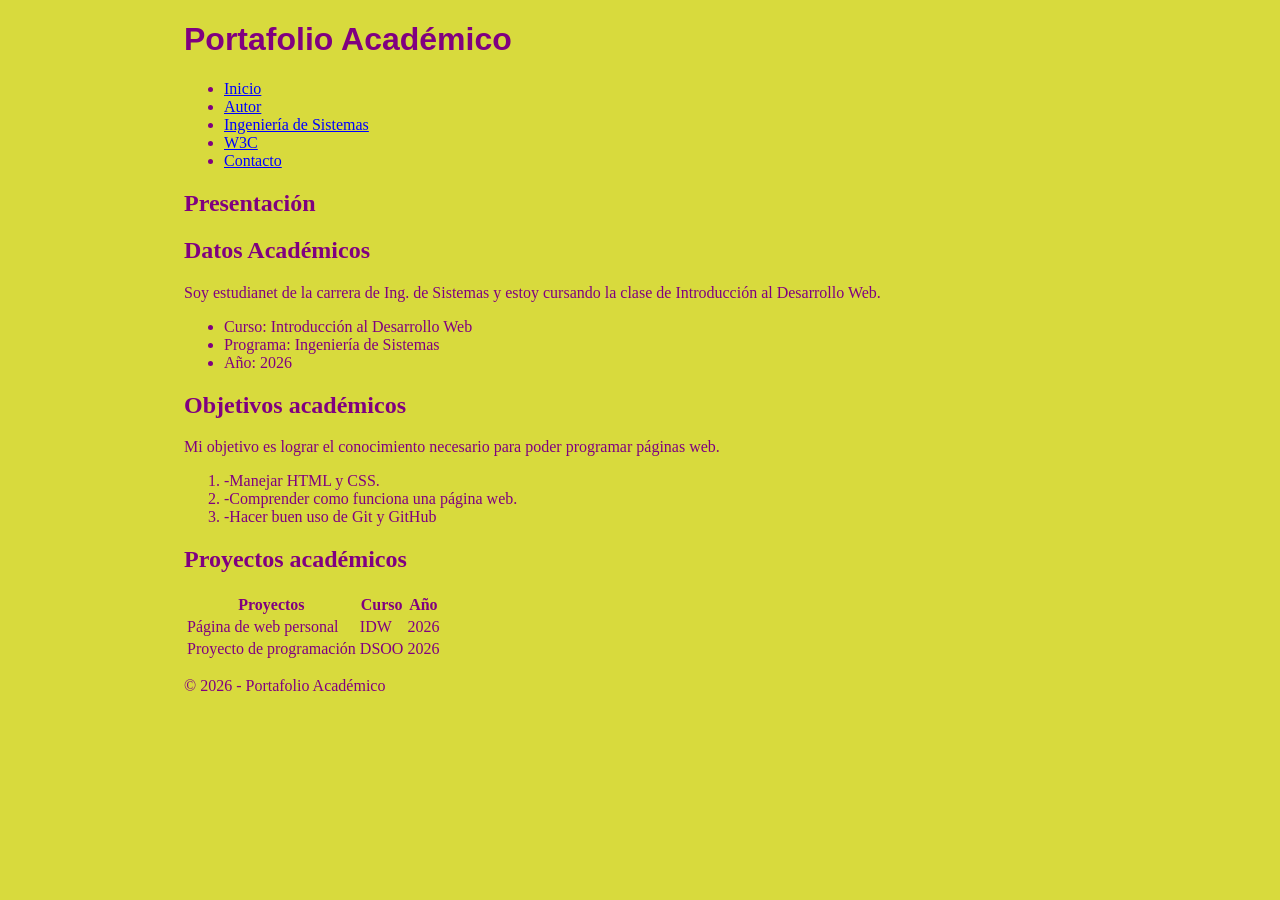
<file: Lab01/index.html>
<!DOCTYPE html> 
<html lang="es"> 
<head>
    <meta charset = "UTF-8">
    <meta name = "viewport" content=" width=device-width, initial-scale=1.0">
    <title> Portal de Portafolio Académico </title>
    <link rel="stylesheet" href="css/style.css">
</head>

<body>
    <header>
        <h1> Portafolio Académico </h1>
        <nav>
            <ul>
                <li><a href="index.html">Inicio</a></li>
                <li><a href="author.html">Autor</a></li>
                <li><a href="system.html">Ingeniería de Sistemas</a></li>
                <li><a href="w3c.html">W3C</a></li>
                <li><a href="contact.html">Contacto</a></li>
            </ul>
        </nav>
    </header>

    <main>
        <section>
            <h2> Presentación </h2>

            <article>
                <h2> Datos Académicos </h2>
                <p>
                    Soy estudianet de la carrera de Ing. de Sistemas y estoy 
                    cursando la clase de Introducción al Desarrollo Web.
                </p>

                <ul>
                    <li> Curso: Introducción al Desarrollo Web </li>
                    <li> Programa: Ingeniería de Sistemas </li>
                    <li> Año: 2026 </li>
                </ul>
            </article>

            <article>
                <h2> Objetivos académicos </h2>
                <p>
                    Mi objetivo es lograr el conocimiento necesario para 
                    poder programar páginas web.
                </p>

                <ol>
                    <li> -Manejar HTML y CSS. </li>
                    <li> -Comprender como funciona una página web. </li>
                    <li> -Hacer buen uso de Git y GitHub </li>
                </ol>

            </article>
        </section>

        <section>
            <h2> Proyectos académicos </h2>

            <table>
                <thead>
                    <tr>
                        <th> Proyectos </th>
                        <th> Curso </th>
                        <th> Año </th>
                    </tr>
                </thead>

                <tbody>
                    <tr>
                        <td> Página de web personal </td>
                        <td> IDW </td>
                        <td> 2026</td>
                    </tr>

                    <tr>
                        <td> Proyecto de programación </td>
                        <td> DSOO </td>
                        <td> 2026</td>
                    </tr>
                </tbody>
            </table>
        </section>
    </main>

    <footer>
        <p>&copy; 2026 - Portafolio Académico</p>
    </footer>
</body>
</file>
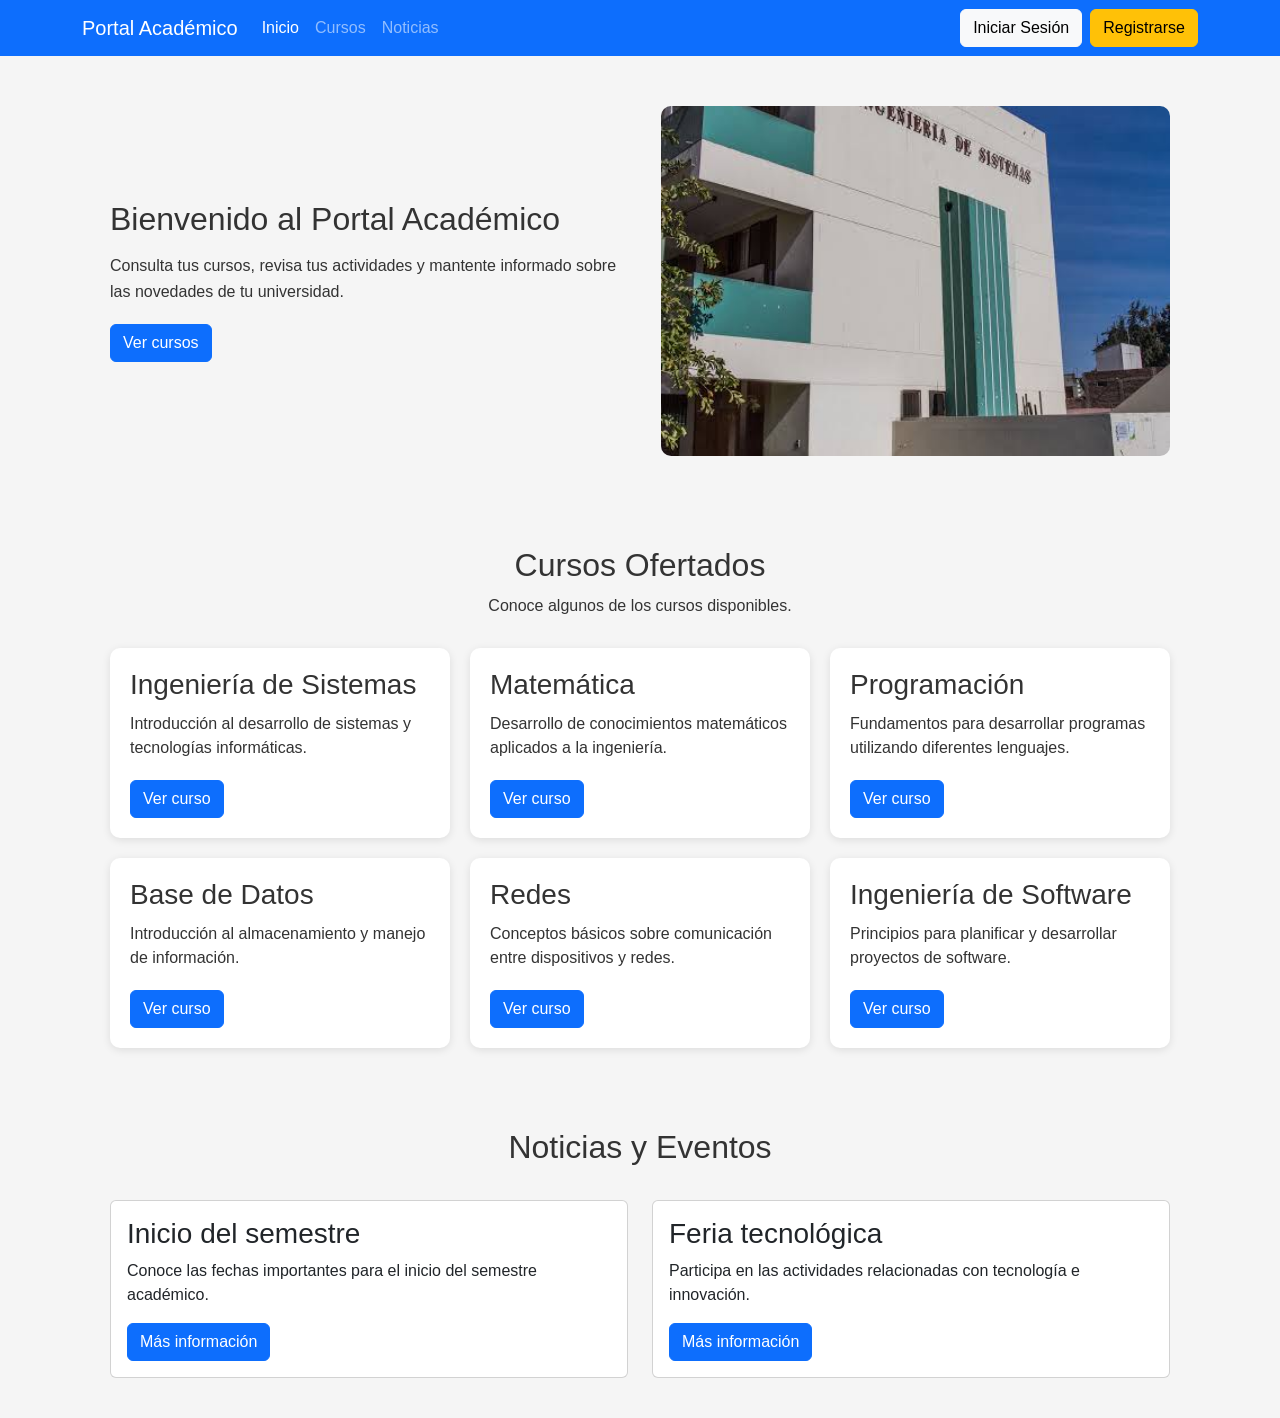
<file: Lab03/index.html>
<!DOCTYPE html>
<html lang="es">

<head>
    <meta charset="UTF-8">
    <meta name="viewport" content="width=device-width, initial-scale=1.0">

    <title>Sistema de Gestión Académica</title>
    <link href="https://cdn.jsdelivr.net/npm/bootstrap@5.3.8/dist/css/bootstrap.min.css" rel="stylesheet">
    <link rel="stylesheet" href="style.css">
</head>

<body>

    <nav class="navbar navbar-expand-lg navbar-dark bg-primary">
        <div class="container">
            <a class="navbar-brand" href="#">
                Portal Académico
            </a>
            <button class="navbar-toggler"
                    type="button"
                    data-bs-toggle="collapse"
                    data-bs-target="#menu">
                <span class="navbar-toggler-icon"></span>
            </button>

            <div class="collapse navbar-collapse" id="menu">
                <ul class="navbar-nav me-auto">

                    <li class="nav-item">
                        <a class="nav-link active" href="#">
                            Inicio
                        </a>
                    </li>

                    <li class="nav-item">
                        <a class="nav-link" href="#cursos">
                            Cursos
                        </a>
                    </li>

                    <li class="nav-item">
                        <a class="nav-link" href="#noticias">
                            Noticias
                        </a>
                    </li>

                </ul>

                <div class="d-flex gap-2">
                    <a href="#" class="btn btn-light">
                        Iniciar Sesión
                    </a>
                    <a href="#" class="btn btn-warning">
                        Registrarse
                    </a>
                </div>
            </div>
        </div>
    </nav>

    <main>

        <section class="hero">
            <div class="hero-text">

                <h1>
                    Bienvenido al Portal Académico
                </h1>

                <p>
                    Consulta tus cursos, revisa tus actividades
                    y mantente informado sobre las novedades
                    de tu universidad.
                </p>

                <a href="#cursos" class="btn btn-primary">
                    Ver cursos
                </a>

            </div>

            <div class="hero-image">
                <img src="img/images.jpg" alt="Imagen de la universidad">
            </div>

        </section>

        <section id="cursos" class="cursos">

            <h2>
                Cursos Ofertados
            </h2>
            <p class="descripcion">
                Conoce algunos de los cursos disponibles.
            </p>
            
            <div class="card-grid">
                <div class="curso-card">
                    <h3>
                        Ingeniería de Sistemas
                    </h3>
                    <p>
                        Introducción al desarrollo de sistemas
                        y tecnologías informáticas.
                    </p>
                    <button class="btn btn-primary">
                        Ver curso
                    </button>
                </div>
                <div class="curso-card">
                    <h3>
                        Matemática
                    </h3>
                    <p>
                        Desarrollo de conocimientos matemáticos
                        aplicados a la ingeniería.
                    </p>
                    <button class="btn btn-primary">
                        Ver curso
                    </button>

                </div>
                <div class="curso-card">
                    <h3>
                        Programación
                    </h3>
                    <p>
                        Fundamentos para desarrollar programas
                        utilizando diferentes lenguajes.
                    </p>

                    <button class="btn btn-primary">
                        Ver curso
                    </button>

                </div>
                <div class="curso-card">
                    <h3>
                        Base de Datos
                    </h3>
                    <p>
                        Introducción al almacenamiento y manejo
                        de información.
                    </p>
                    <button class="btn btn-primary">
                        Ver curso
                    </button>

                </div>
                <div class="curso-card">
                    <h3>
                        Redes
                    </h3>
                    <p>
                        Conceptos básicos sobre comunicación
                        entre dispositivos y redes.
                    </p>
                    <button class="btn btn-primary">
                        Ver curso
                    </button>
                </div>
                <div class="curso-card">

                    <h3>
                        Ingeniería de Software
                    </h3>

                    <p>
                        Principios para planificar y desarrollar
                        proyectos de software.
                    </p>

                    <button class="btn btn-primary">
                        Ver curso
                    </button>

                </div>

            </div>

        </section>
        <section id="noticias" class="noticias">

            <h2>
                Noticias y Eventos
            </h2>

            <div class="row g-4 mt-2">
                <div class="col-md-6">

                    <div class="card h-100">

                        <div class="card-body">

                            <h3 class="card-title">
                                Inicio del semestre
                            </h3>

                            <p class="card-text">
                                Conoce las fechas importantes
                                para el inicio del semestre académico.
                            </p>

                            <button class="btn btn-primary"
                                    data-bs-toggle="modal"
                                    data-bs-target="#modalNoticia">

                                Más información

                            </button>

                        </div>

                    </div>

                </div>
                <div class="col-md-6">

                    <div class="card h-100">

                        <div class="card-body">

                            <h3 class="card-title">
                                Feria tecnológica
                            </h3>

                            <p class="card-text">
                                Participa en las actividades
                                relacionadas con tecnología e innovación.
                            </p>

                            <button class="btn btn-primary"
                                    data-bs-toggle="modal"
                                    data-bs-target="#modalNoticia">

                                Más información

                            </button>

                        </div>

                    </div>

                </div>

            </div>

        </section>

    </main>

    <div class="modal fade" id="modalNoticia" tabindex="-1">

        <div class="modal-dialog">

            <div class="modal-content">

                <div class="modal-header">

                    <h5 class="modal-title">
                        Información
                    </h5>

                    <button type="button"
                            class="btn-close"
                            data-bs-dismiss="modal">
                    </button>

                </div>


                <div class="modal-body">

                    <p>
                        Para obtener más información sobre
                        las actividades académicas, revisa
                        el calendario de la universidad.
                    </p>

                </div>


                <div class="modal-footer">

                    <button type="button"
                            class="btn btn-secondary"
                            data-bs-dismiss="modal">

                        Cerrar

                    </button>

                </div>

            </div>

        </div>

    </div>

    <script src="https://cdn.jsdelivr.net/npm/bootstrap@5.3.8/dist/js/bootstrap.bundle.min.js">
    </script>

</body>

</html>
</file>
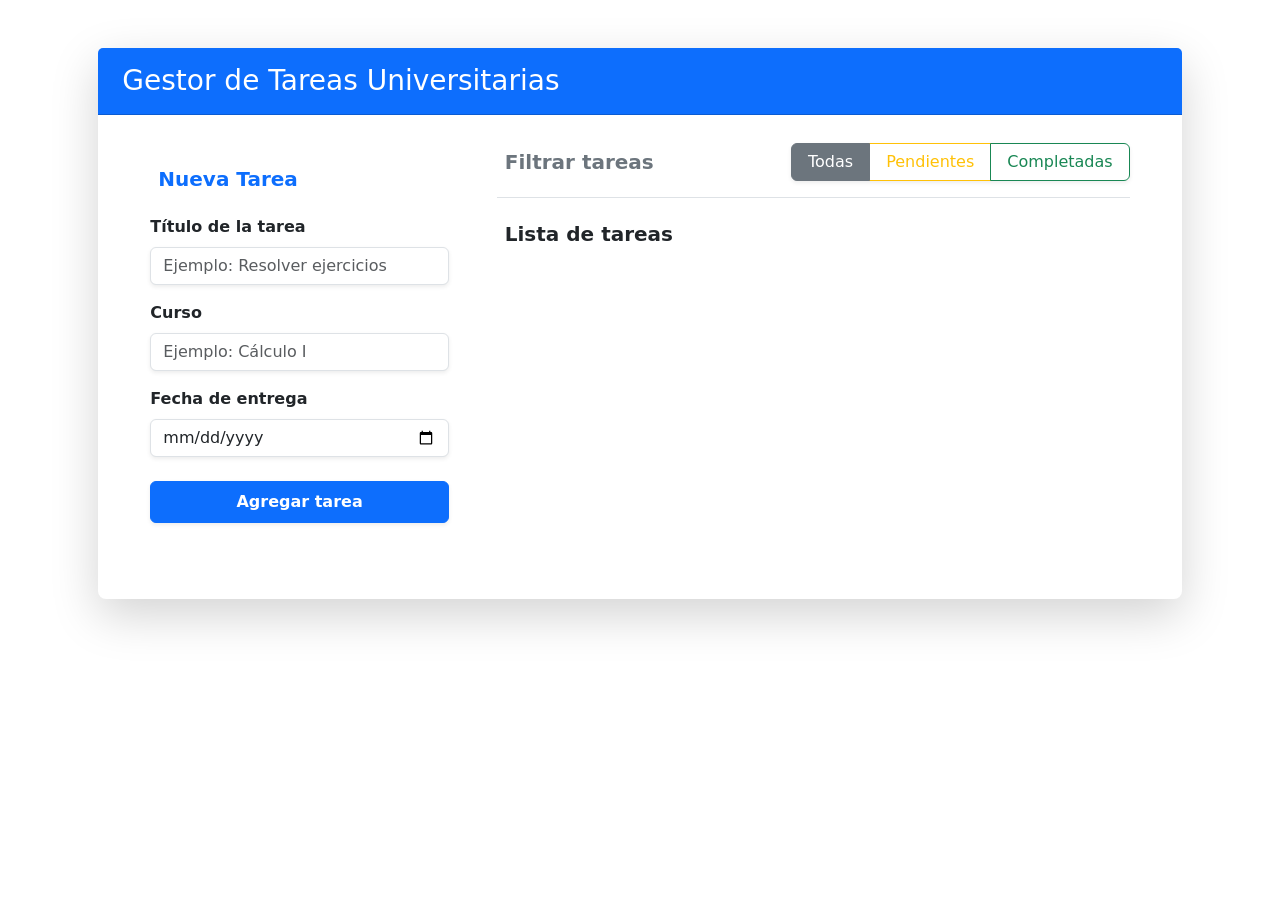
<file: Lab04/index.html>
<!DOCTYPE html>
<html lang="es">

<head>
    <meta charset="UTF-8">
    <meta name="viewport" content="width=device-width, initial-scale=1.0">

    <title>Gestor de Tareas Universitarias</title>

    <link
        href="https://cdn.jsdelivr.net/npm/bootstrap@5.3.3/dist/css/bootstrap.min.css"
        rel="stylesheet"
    >

    <link rel="stylesheet" href="style.css">
</head>

    <div class="container-fluid py-5 px-md-5">
        <div class="row justify-content-center">
            <div class="col-xl-11">
                <!-- Tarjeta Principal del Gestor -->
                <div class="card shadow-lg border-0 rounded-3">
                    <div class="card-header bg-primary text-white py-3">
                        <h1 class="h3 mb-0 text-center text-md-start">
                            <i class="bi bi-journal-check me-2"></i>Gestor de Tareas Universitarias
                        </h1>
                    </div>

                    <div class="card-body p-4 p-md-5">
                        <div class="row g-4 p-1">
                            <div class="col-lg-5 col-xl-4 border-end-lg pe-lg-4">
                                <h2 class="h5 mb-4 text-primary fw-bold">
                                    <i class="bi bi-plus-circle me-2"></i>Nueva Tarea
                                </h2>
                                
                                <form id="todo-form">
                                    <div class="mb-3">
                                        <label for="todo-title" class="form-label fw-semibold">Título de la tarea</label>
                                        <input type="text" id="todo-title" class="form-control shadow-sm" placeholder="Ejemplo: Resolver ejercicios">
                                    </div>

                                    <div class="mb-3">
                                        <label for="todo-course" class="form-label fw-semibold">Curso</label>
                                        <input type="text" id="todo-course" class="form-control shadow-sm" placeholder="Ejemplo: Cálculo I">
                                    </div>

                                    <div class="mb-4">
                                        <label for="todo-date" class="form-label fw-semibold">Fecha de entrega</label>
                                        <input type="date" id="todo-date" class="form-control shadow-sm">
                                    </div>

                                    <button type="submit" class="btn btn-primary w-100 shadow-sm py-2 fw-bold">
                                        Agregar tarea
                                    </button>
                                </form>

                                <div id="alertas" class="mt-4"></div>
                            </div>

                            <div class="col-lg-7 col-xl-8 ps-lg-4 mt-5 mt-lg-0">
                                <div class="d-flex flex-wrap align-items-center justify-content-between border-bottom pb-3 mb-4">
                                    <h2 class="h5 mb-2 mb-md-0 text-secondary fw-bold">
                                        <i class="bi bi-funnel me-2"></i>Filtrar tareas
                                    </h2>
                                    <div class="btn-group shadow-sm" role="group" aria-label="Filtros de tareas">
                                        <button id="btn-todas" class="btn btn-outline-secondary px-3 active">Todas</button>
                                        <button id="btn-pendientes" class="btn btn-outline-warning px-3">Pendientes</button>
                                        <button id="btn-completadas" class="btn btn-outline-success px-3">Completadas</button>
                                    </div>
                                </div>

                                <h2 class="h5 mb-3 text-dark fw-bold">
                                    <i class="bi bi-list-task me-2"></i>Lista de tareas
                                </h2>
                                <ul id="todo-list" class="list-group list-group-flush rounded-3 shadow-sm overflow-hidden">
                                </ul>
                            </div>

                        </div>
                    </div>
                </div>
            </div>
        </div>
    </div>
    <script src="app.js"></script>
</body>

</html>
</file>
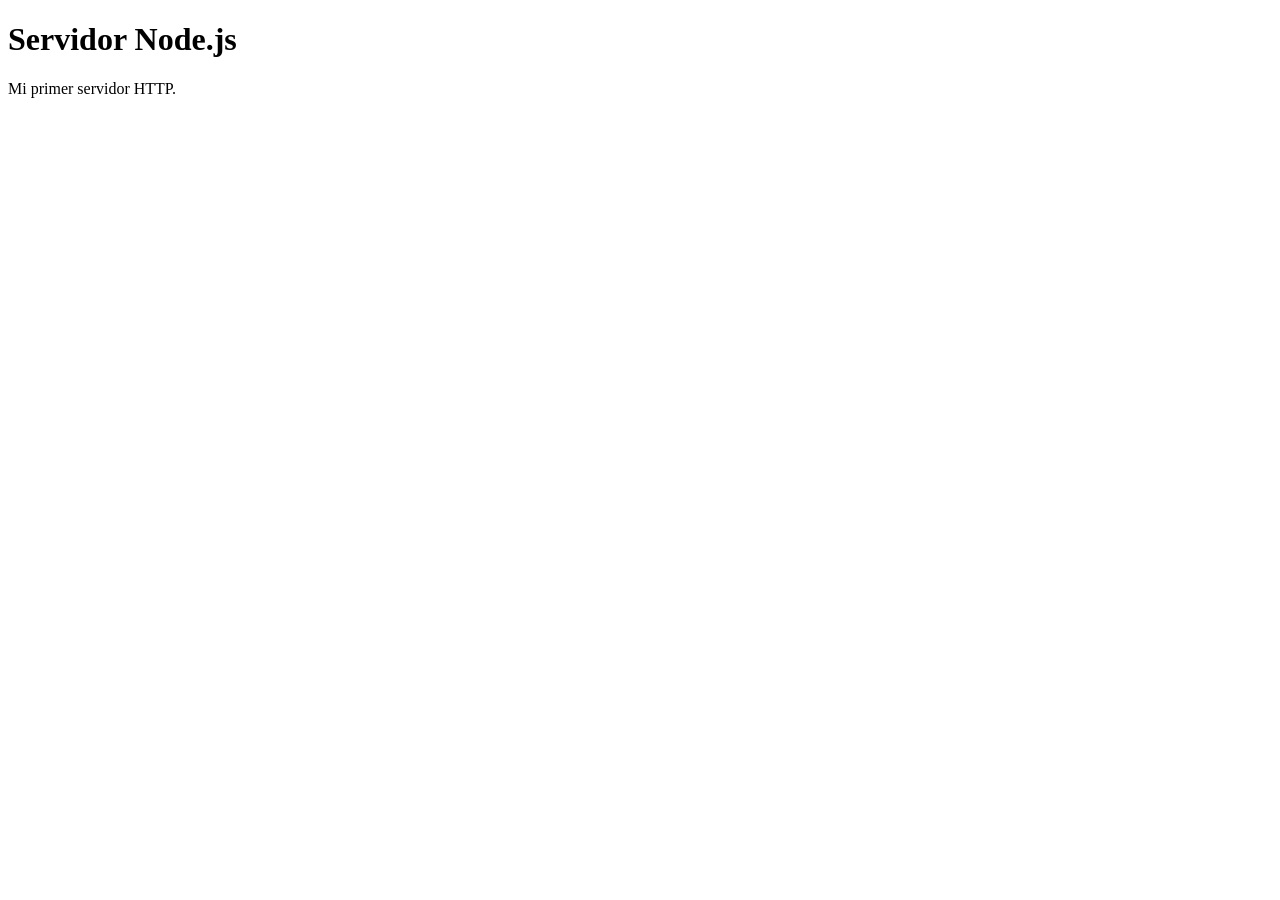
<file: Lab05/public/index.html>
<!DOCTYPE html>
<html lang="es">
<head>
    <meta charset="UTF-8">
    <meta name="viewport" content="width=device-width, initial-scale=1.0">
    <title>Laboratorio 05</title>
</head>
<body>

    <h1>Servidor Node.js</h1>
    <p>Mi primer servidor HTTP.</p>

</body>
</html>
</file>
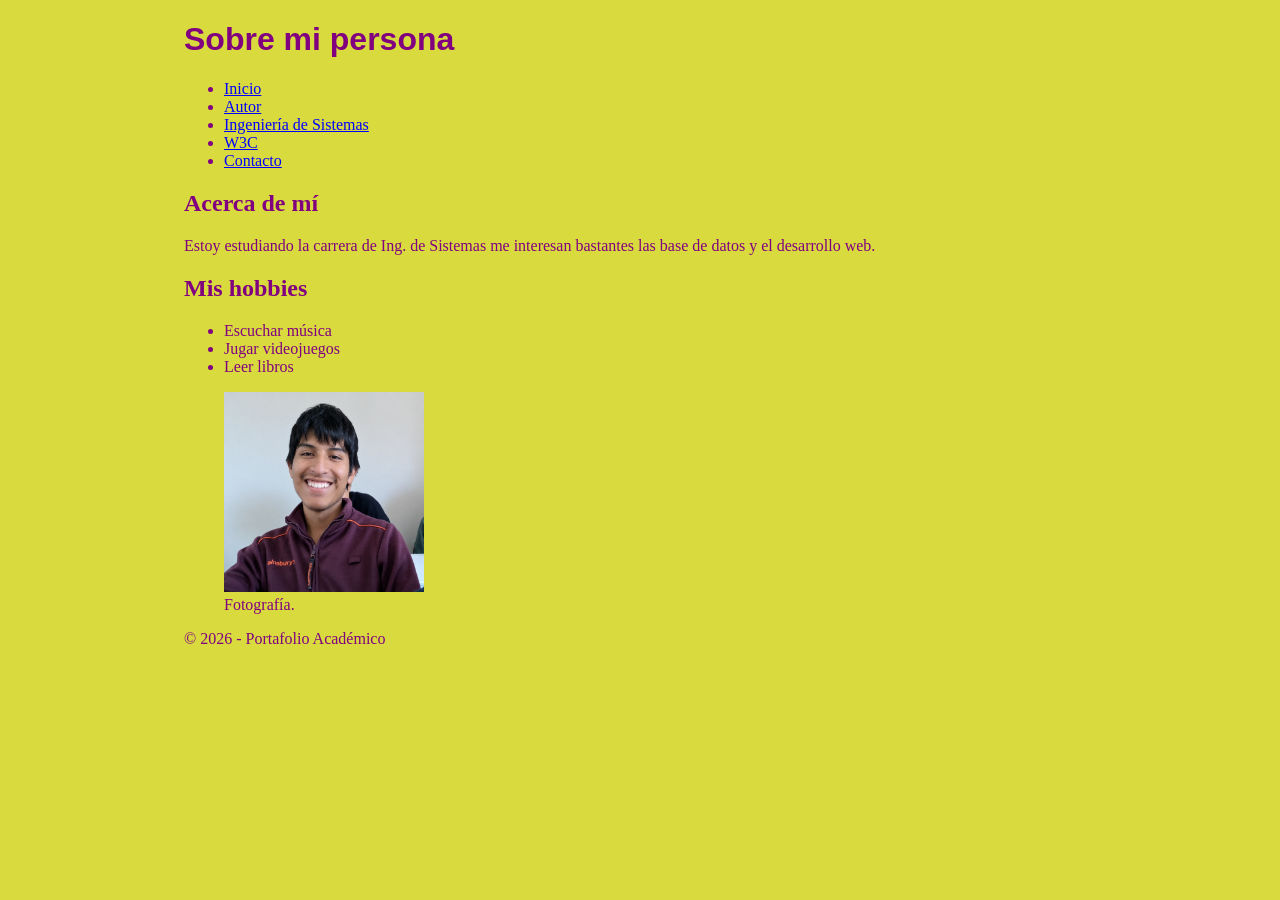
<file: Lab01/author.html>
<!DOCTYPE html> 
<html lang="es"> 
<head>
    <meta charset = "UTF-8">
    <meta name = "viewport" content=" width=device-width, initial-scale=1.0">
    <title> Portal de Portafolio Académico </title>
    <link rel="stylesheet" href="css/style.css">
</head>

<body>
    <header>
        <h1> Sobre mi persona </h1>
        <nav>
            <ul>
                <li><a href="index.html">Inicio</a></li>
                <li><a href="author.html">Autor</a></li>
                <li><a href="system.html">Ingeniería de Sistemas</a></li>
                <li><a href="w3c.html">W3C</a></li>
                <li><a href="contact.html">Contacto</a></li>
            </ul>
        </nav>
    </header>

    <main>
        <section>
            <h2> Acerca de mí </h2>
            <p>
                Estoy estudiando la carrera de Ing. de Sistemas me interesan
                bastantes las base de datos y el desarrollo web.
            </p>
        </section>

        <section>
            <h2> Mis hobbies </h2>
            <ul>
                <li> Escuchar música </li>
                <li> Jugar videojuegos </li>
                <li> Leer libros </li>
            </ul>
        </section>

        <figure>
            <img src="img/Imagen.png" alt=" Fotografía. ">
            <figcaption> Fotografía. </figcaption>
        </figure>

    </main>

    <footer>
        <p>&copy; 2026 - Portafolio Académico</p>
    </footer>
</body>
</file>
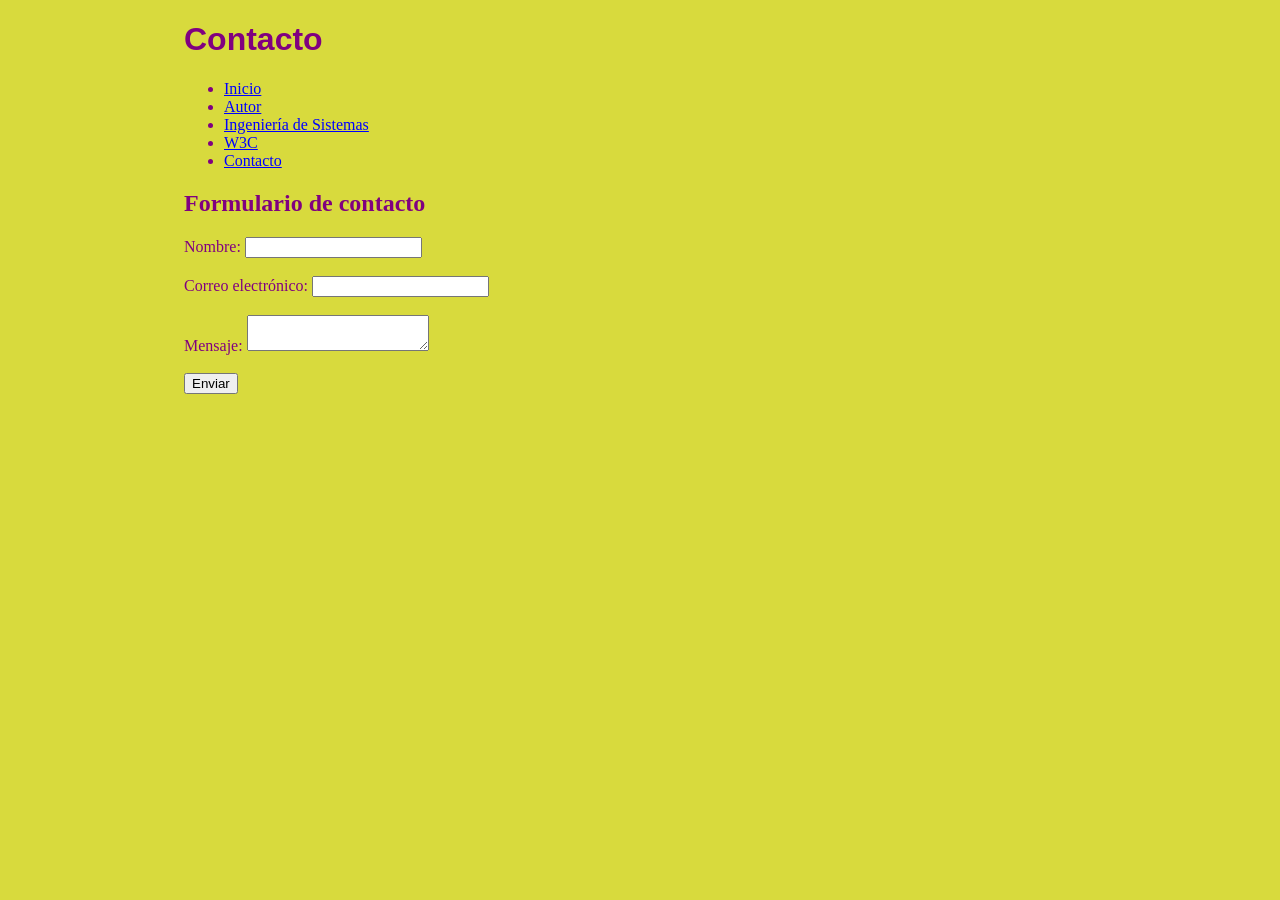
<file: Lab01/contac.html>
<!DOCTYPE html> 
<html lang="es"> 
<head>
    <meta charset = "UTF-8">
    <meta name = "viewport" content=" width=device-width, initial-scale=1.0">
    <title> Portal de Portafolio Académico </title>
    <link rel="stylesheet" href="css/style.css">
</head>

<body>

    <header>
        <h1>Contacto</h1>

        <nav>
            <ul>
                <li><a href="index.html">Inicio</a></li>
                <li><a href="author.html">Autor</a></li>
                <li><a href="system.html">Ingeniería de Sistemas</a></li>
                <li><a href="w3c.html">W3C</a></li>
                <li><a href="contact.html">Contacto</a></li>
            </ul>
        </nav>
    </header>

    <main>

        <section>
            <h2>Formulario de contacto</h2>

            <form>

                <label for="nombre">Nombre:</label>
                <input type="text" id="nombre" name="nombre">

                <br><br>

                <label for="correo">Correo electrónico:</label>
                <input type="email" id="correo" name="correo">

                <br><br>

                <label for="mensaje">Mensaje:</label>
                <textarea id="mensaje" name="mensaje"></textarea>

                <br><br>

                <button type="submit">Enviar</button>

            </form>
        </section>

    </main>

</body>
</html>
</file>
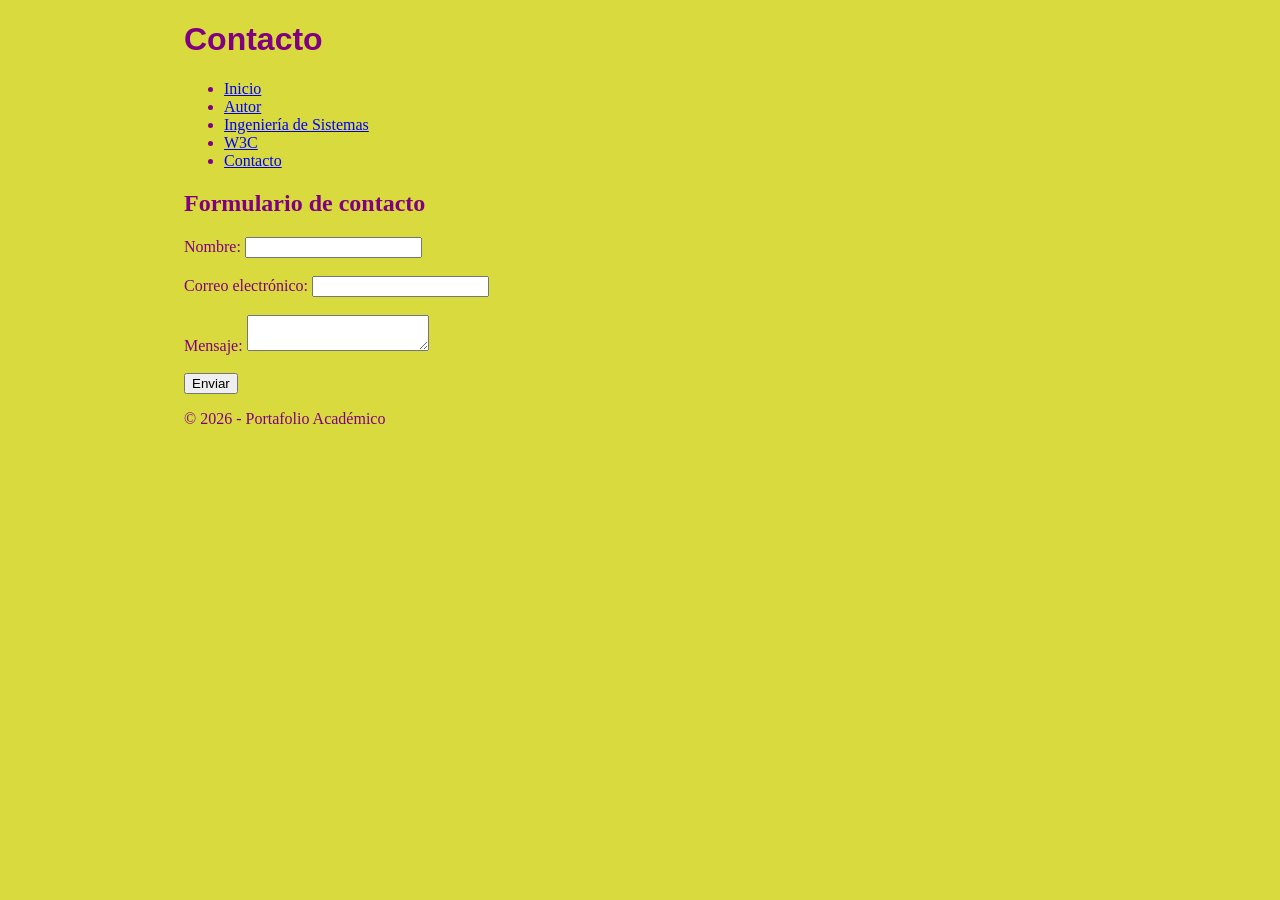
<file: Lab01/contact.html>
<!DOCTYPE html> 
<html lang="es"> 
<head>
    <meta charset = "UTF-8">
    <meta name = "viewport" content=" width=device-width, initial-scale=1.0">
    <title> Portal de Portafolio Académico </title>
    <link rel="stylesheet" href="css/style.css">
</head>

<body>

    <header>
        <h1>Contacto</h1>

        <nav>
            <ul>
                <li><a href="index.html">Inicio</a></li>
                <li><a href="author.html">Autor</a></li>
                <li><a href="system.html">Ingeniería de Sistemas</a></li>
                <li><a href="w3c.html">W3C</a></li>
                <li><a href="contact.html">Contacto</a></li>
            </ul>
        </nav>
    </header>

    <main>

        <section>
            <h2>Formulario de contacto</h2>

            <form>

                <label for="nombre">Nombre:</label>
                <input type="text" id="nombre" name="nombre">

                <br><br>

                <label for="correo">Correo electrónico:</label>
                <input type="email" id="correo" name="correo">

                <br><br>

                <label for="mensaje">Mensaje:</label>
                <textarea id="mensaje" name="mensaje"></textarea>

                <br><br>

                <button type="submit">Enviar</button>

            </form>
        </section>

    </main>

    <footer>
        <p>&copy; 2026 - Portafolio Académico</p>
    </footer>
</body>
</html>
</file>
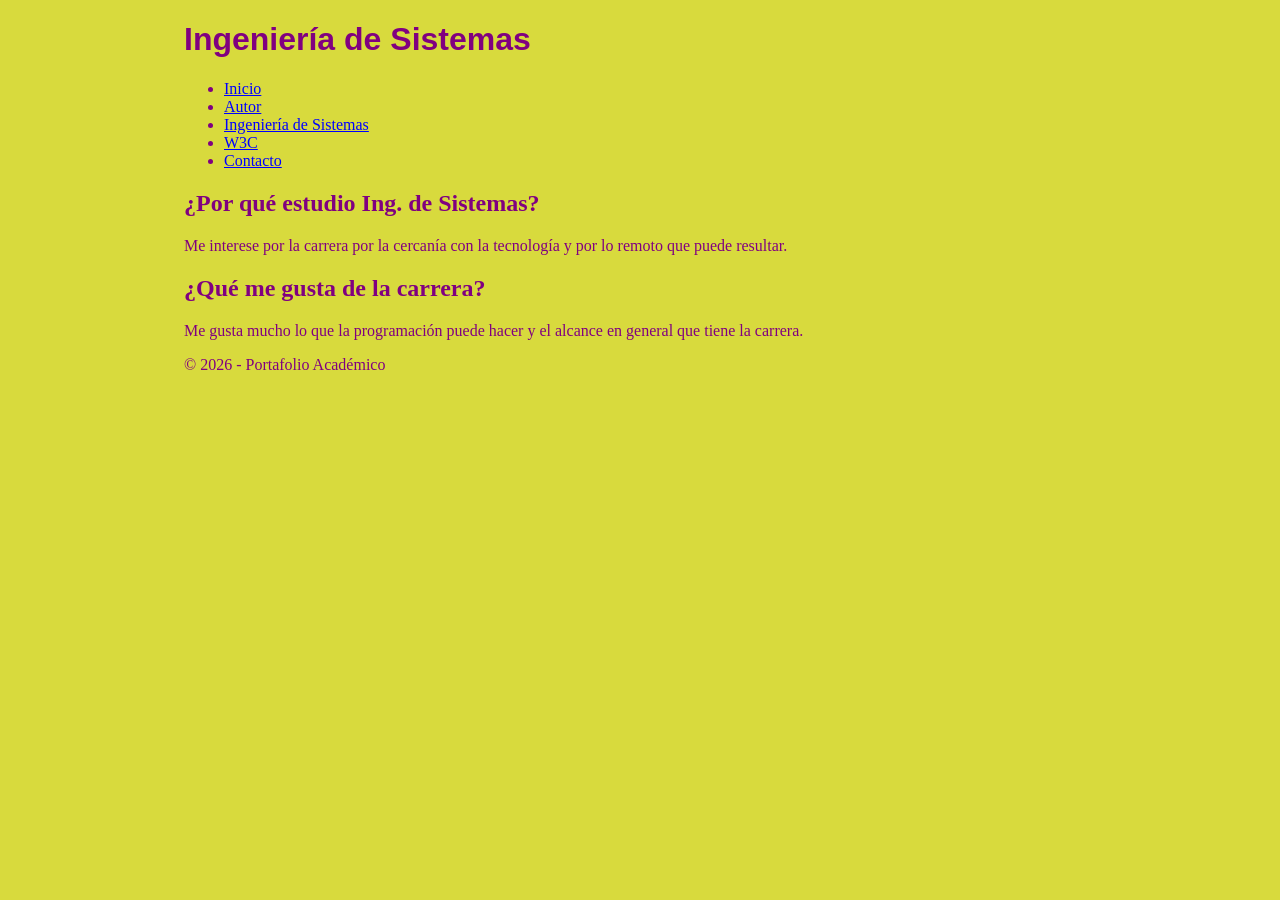
<file: Lab01/system.html>
<!DOCTYPE html> 
<html lang="es"> 
<head>
    <meta charset = "UTF-8">
    <meta name = "viewport" content=" width=device-width, initial-scale=1.0">
    <title> Portal de Portafolio Académico </title>
    <link rel="stylesheet" href="css/style.css">
</head>

<body>
    <header>
        <h1>Ingeniería de Sistemas</h1>

        <nav>
            <ul>
                <li><a href="index.html">Inicio</a></li>
                <li><a href="author.html">Autor</a></li>
                <li><a href="system.html">Ingeniería de Sistemas</a></li>
                <li><a href="w3c.html">W3C</a></li>
                <li><a href="contact.html">Contacto</a></li>
            </ul>
        </nav>
    </header>

    <main>
        <section>
            <h2> ¿Por qué estudio Ing. de Sistemas? </h2>
            <p>
                Me interese por la carrera por la cercanía con la tecnología y
                por lo remoto que puede resultar.
            </p>
        </section>

        <section>
            <h2> ¿Qué me gusta de la carrera? </h2>
            <p>
                Me gusta mucho lo que la programación puede hacer y el alcance en 
                general que tiene la carrera.
            </p>
        </section>
    </main>

    <footer>
        <p>&copy; 2026 - Portafolio Académico</p>
    </footer>
</body>
</file>
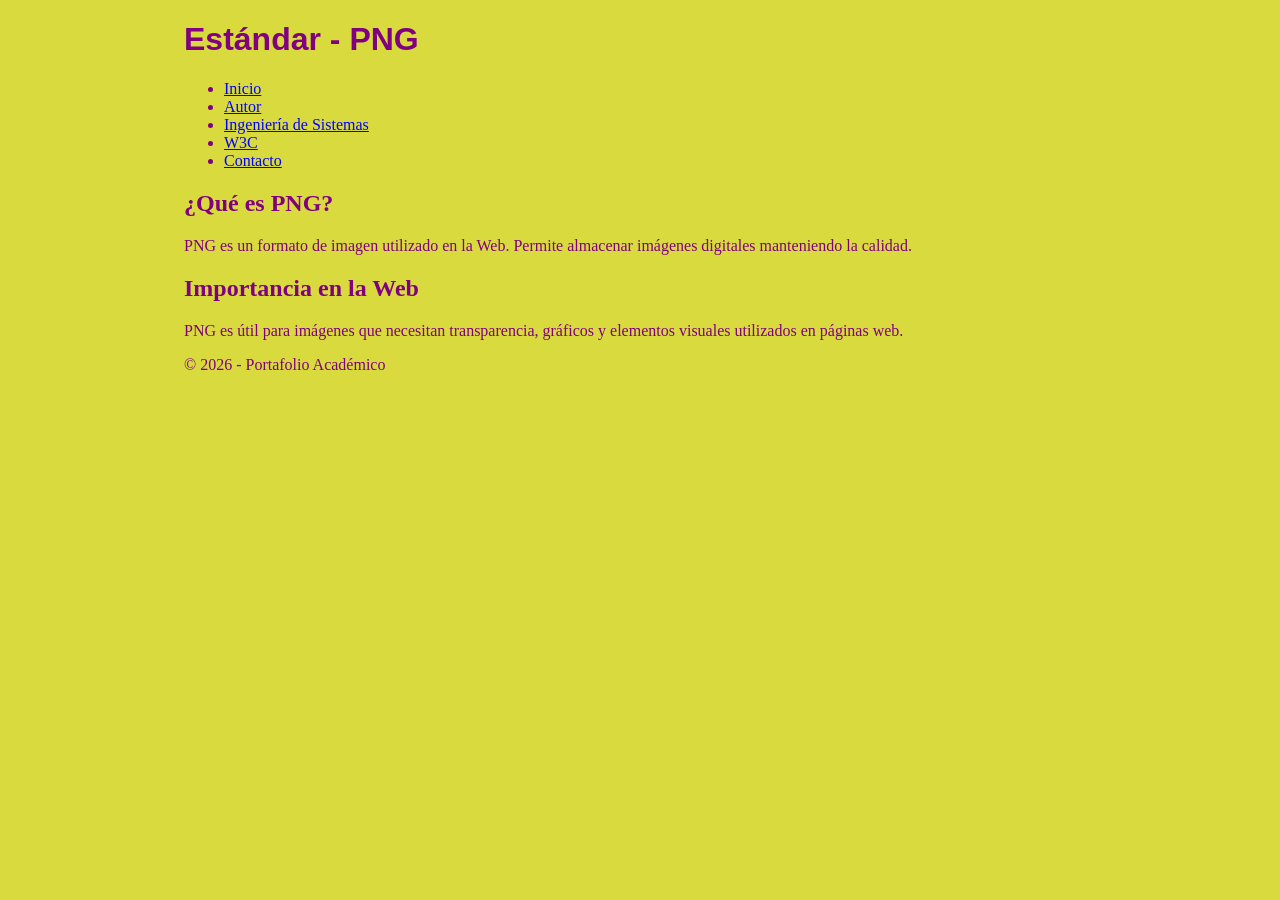
<file: Lab01/w3c.html>
<!DOCTYPE html> 
<html lang="es"> 
<head>
    <meta charset = "UTF-8">
    <meta name = "viewport" content=" width=device-width, initial-scale=1.0">
    <title> Portal de Portafolio Académico </title>
    <link rel="stylesheet" href="css/style.css">
</head>

<body>

    <header>
        <h1>Estándar - PNG</h1>

        <nav>
            <ul>
                <li><a href="index.html">Inicio</a></li>
                <li><a href="author.html">Autor</a></li>
                <li><a href="system.html">Ingeniería de Sistemas</a></li>
                <li><a href="w3c.html">W3C</a></li>
                <li><a href="contact.html">Contacto</a></li>
            </ul>
        </nav>
    </header>

    <main>

        <article>
            <h2>¿Qué es PNG?</h2>

            <p>
                PNG es un formato de imagen utilizado en la Web.
                Permite almacenar imágenes digitales manteniendo la calidad.
            </p>
        </article>

        <article>
            <h2>Importancia en la Web</h2>

            <p>
                PNG es útil para imágenes que necesitan transparencia,
                gráficos y elementos visuales utilizados en páginas web.
            </p>
        </article>

    </main>

    <footer>
        <p>&copy; 2026 - Portafolio Académico</p>
    </footer>
</body>
</html>
</file>
<file: Lab01/css/style.css>
body {
    padding-left: 11em;
    font-family: Georgia, "Times New Roman", Times, serif;
    color: purple;
    background-color: #d8da3d }
ul.navbar {
    list-style-type: none;
    padding: 0;
    margin: 0;
    position: absolute;
    top: 2em;
    left: 1em;
    width: 9em }
h1 {
    font-family: Helvetica, Geneva, Arial,
        SunSans-Regular, sans-serif }
ul.navbar li {
    background: white;
    margin: 0.5em 0;
    padding: 0.3em;
    border-right: 1em solid black }
ul.navbar a {
    text-decoration: none }
a:link {
    color: blue }
a:visited {
    color: purple }
address {
    margin-top: 1em;
    padding-top: 1em;
    border-top: thin dotted }
figure img {
    width: 200px;
    height: 200px;
}
</file>
<file: Lab03/style.css>
* {
    box-sizing: border-box;
    margin: 0;
    padding: 0;
}

body {
    font-family: Arial, sans-serif;
    background-color: #f5f5f5;
    color: #333;
}

.hero {
    display: flex;
    flex-direction: column;
    gap: 30px;
    padding: 40px 20px;
    max-width: 1100px;
    margin: auto;
}

.hero-text {
    text-align: center;
}

.hero-text h1 {
    font-size: 32px;
    margin-bottom: 15px;
}

.hero-text p {
    margin-bottom: 20px;
    line-height: 1.6;
}

.hero-image img {
    width: 100%;
    border-radius: 10px;
}

.cursos {
    padding: 40px 20px;
    max-width: 1100px;
    margin: auto;
}

.cursos h2,
.noticias h2 {
    text-align: center;
    margin-bottom: 10px;
}

.descripcion {
    text-align: center;
    margin-bottom: 30px;
}

.card-grid {
    display: grid;
    grid-template-columns: 1fr;
    gap: 20px;
}

.curso-card {
    background-color: white;
    padding: 20px;
    border-radius: 10px;
    box-shadow: 0 2px 8px rgba(0, 0, 0, 0.1);
}

.curso-card h3 {
    margin-bottom: 10px;
}

.curso-card p {
    line-height: 1.5;
    margin-bottom: 20px;
}

.noticias {
    padding: 40px 20px;
    max-width: 1100px;
    margin: auto;
}

@media (min-width: 576px) {
    .card-grid {
        grid-template-columns: repeat(2, 1fr);
    }
}

@media (min-width: 992px) {
    .hero {
        flex-direction: row;
        align-items: center;
        justify-content: space-between;
        min-height: 450px;
    }

    .hero-text {
        width: 48%;
        text-align: left;
    }

    .hero-image {
        width: 48%;
    }

    .hero-image img {
        width: 100%;
        max-height: 350px;
        object-fit: cover;
    }

    .card-grid {
        grid-template-columns: repeat(3, 1fr);
    }

    .noticias {
        max-width: 1100px;
    }

}
</file>
<file: Lab04/style.css>
body {
    min-height: 100vh;
}

#todo-list {
    margin-top: 10px;
}

.task-item {
    margin-bottom: 10px;
}

.task-completed {
    text-decoration: line-through;
    opacity: 0.6;
}

.task-info {
    display: flex;
    flex-direction: column;
}

.task-buttons {
    margin-top: 10px;
}

#alertas {
    margin-bottom: 15px;
}
</file>
